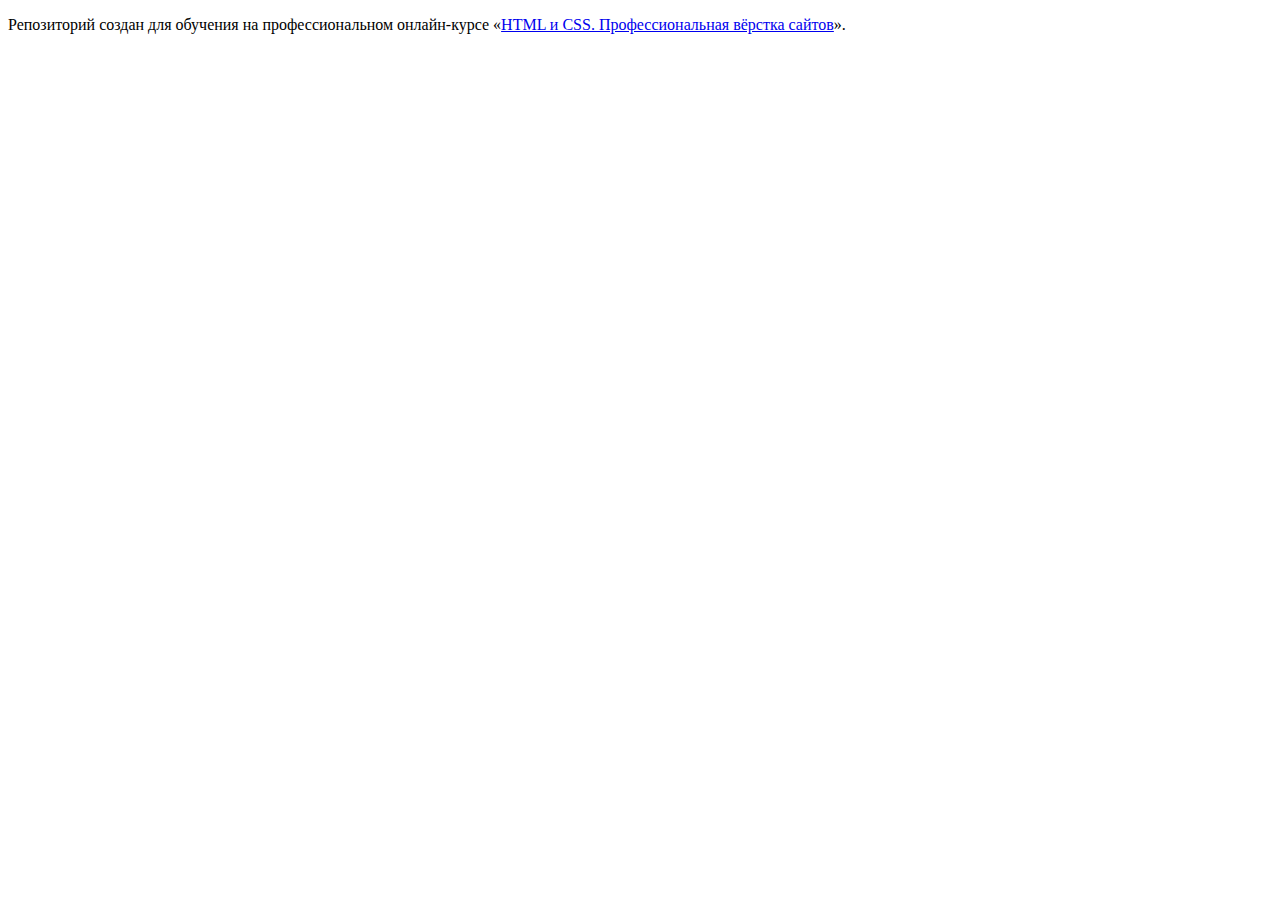
<file: index.html>
<!DOCTYPE html>
<html lang="ru">
  <head>
    <meta charset="utf-8">
    <title>HTML Academy: Седона</title>
  </head>
  <body>

    <p>Репозиторий создан для обучения на профессиональном онлайн‑курсе «<a href="https://htmlacademy.ru/intensive/htmlcss">HTML и CSS. Профессиональная вёрстка сайтов</a>».</p>

  </body>
</html>
</file>
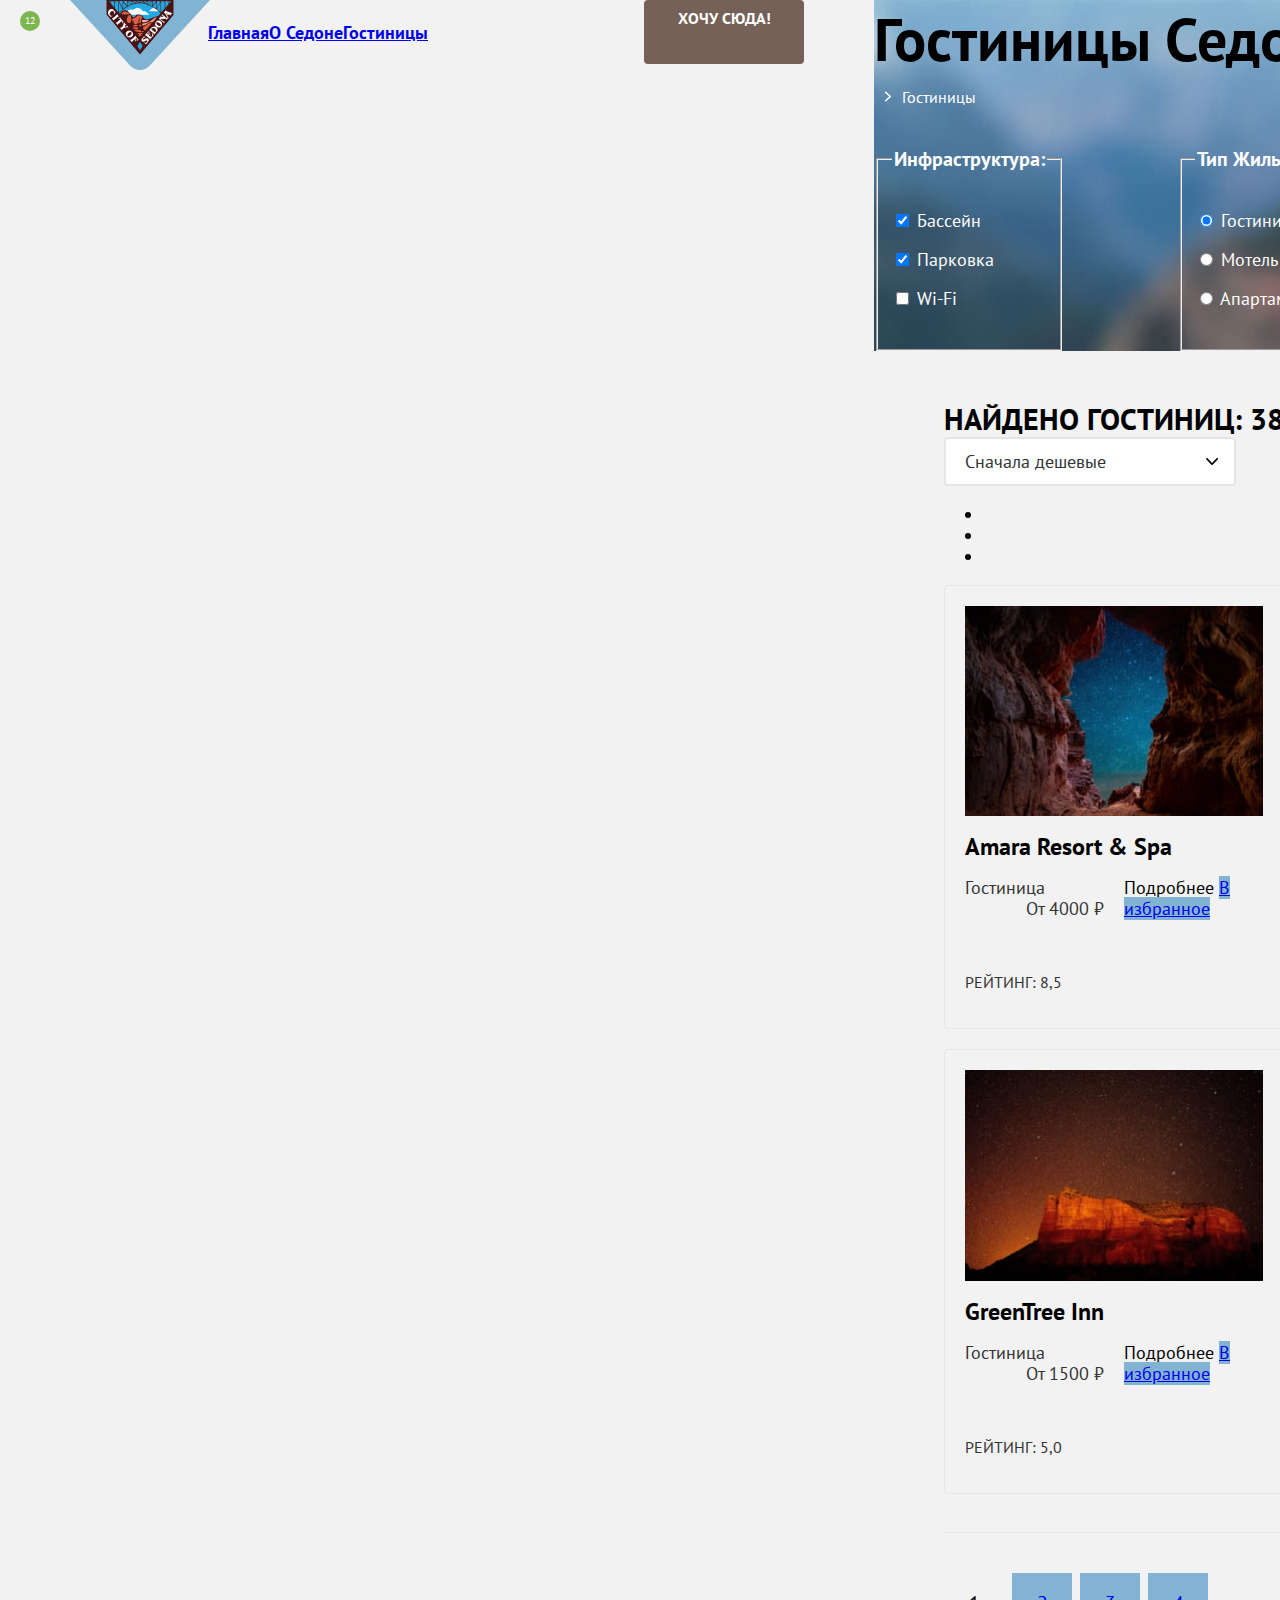
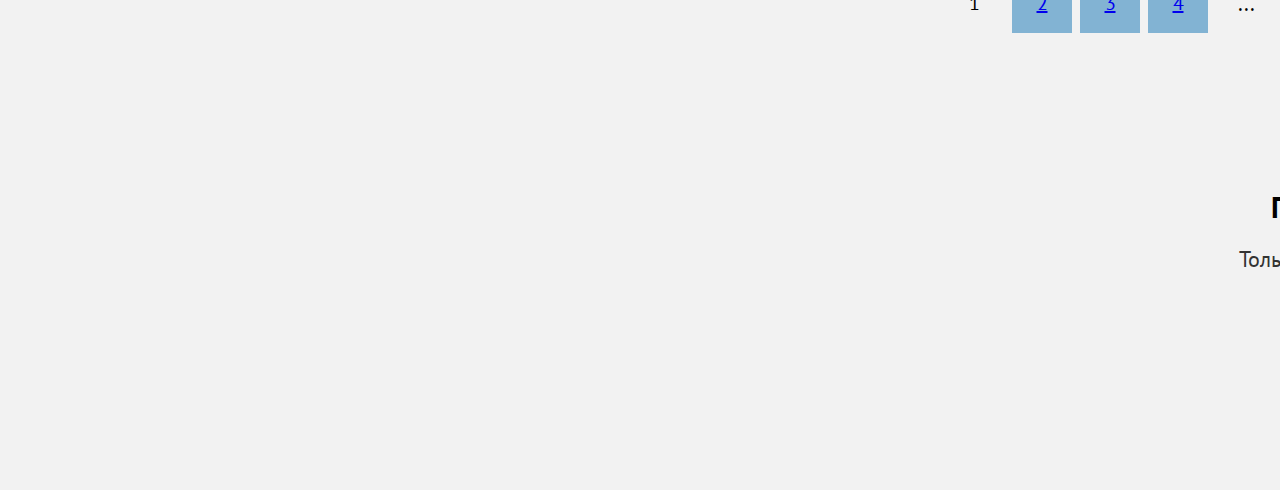
<file: catalog.html>
<!DOCTYPE html>
<html lang='ru'>

<head>
  <meta charset='UTF-8'>
  <title>Гостиницы Седоны</title>
  <link rel="stylesheet" href="styles/styles.css">
</head>

<body>
  <!--main header-->
  <header class="main-header" data-test="header">

    <!--navigation-->    
    <nav class="main-nav">
      <a class="main-header-logo" href="index.html">
        <img src="images/logotypes/logo.svg" width="140" height="70" alt="Логотип сайта городка Седона">
      </a>
      <ul class="main-nav-list">
        <li class="main-nav-item">
          <a class="main-nav-link" href="index.html">Главная</a>
        </li>
        <li class="main-nav-item">
          <a class="main-nav-link" href="#">О Седоне</a>
        </li>
        <li class="main-nav-item">
          <a class="main-nav-link" href="catalog.html" aria-current="page">Гостиницы</a>
        </li>
      </ul>
      <ul class="user-actions-list">
        <li class="user-actions-item">
          <a class="user-actions-search" href="#">
            <span class="visually-hidden">Поиск на сайте</span>
          </a>
        </li>
        <li class="user-actions-item">
          <a class="user-actions-like" href="#">
            <span class="visually-hidden">Избранное</span>
            <span class="hotels-count" aria-label="Количество отелей в Избраннном">12</span>
          </a>
        </li>
      </ul>
      <a class="link-button" href="#">Хочу сюда!</a>
    </nav>
  </header>

  <!--main-->
  <main class="main-inner" data-test="main">

    <!--hotel filter-->
    <section class="hotel-filter" data-test="filter">
      <header class="inner-header">
        <h1 class="inner-header-title">Гостиницы Седоны</h1>

        <!--breadcrumbs-->
        <ul class="breadcrumbs">
          <li class="breadcrumbs-item">
            <a class="breadcrumbs-link" href="index.html">
              <span class="visually-hidden">На главную страницу</span>
            </a>
          </li>
          <li class="breadcrumbs-item">
            <a class="breadcrumbs-link" aria-current="page">Гостиницы</a>
          </li>
        </ul>
      </header>

      <!--filters-->
      <h2 class="visually-hidden">Фильтры гостиниц</h2>
      <form class="hotel-filter-form" action="https://echo.htmlacademy.ru/" method="get">
        
        <!--infrastructure filter-->
        <fieldset class="catalog-filter-group">
          <legend class="catalog-filter-title">Инфраструктура:</legend>
          <ul class="catalog-filter-list">
            <li class="catalog-filter-item">
              <label class="filter-label">
                <input class="filter-input" type="checkbox" name="infrastructure[]" value="swimming-pool" checked>
                Бассейн
              </label>
            </li>
            <li class="catalog-filter-item">
              <label class="filter-label">
                <input class="filter-input" type="checkbox" name="infrastructure[]" value="car-park" checked>
                Парковка
              </label>
            </li>
            <li class="catalog-filter-item">
              <label class="filter-label">
                <input class="filter-input" type="checkbox" name="infrastructure[]" value="wi-fi">
                Wi-Fi
              </label>
            </li>
          </ul>
        </fieldset>

        <!--accommodation filter-->
        <fieldset class="catalog-filter-group">
          <legend class="catalog-filter-title">Тип жилья:</legend>
          <ul class="catalog-filter-list">
            <li class="catalog-filter-item">
              <label class="filter-label">
                <input class="filter-input" type="radio" name="accommodation-type" value="hotel" checked>
                Гостиница
              </label>
            </li>
            <li class="catalog-filter-item">
              <label class="filter-label">
                <input class="filter-input" type="radio" name="accommodation-type" value="motel">
                Мотель
              </label>
            </li>
            <li class="catalog-filter-item">
              <label class="filter-label">
                <input class="filter-input" type="radio" name="accommodation-type" value="apartments">
                Апартаменты
              </label>
            </li>
          </ul>
        </fieldset>

        <!--price filter-->
        <fieldset class="catalog-filter-group">
          <legend class="catalog-filter-title">Стоимость, ₽:</legend>
          <label class="price-label">
            от
            <input class="price-input" type="number" name="min-price" id="min-price" min="0" max="9000" placeholder="0">
          </label>
          <label class="price-label">
            до
            <input class="price-input" type="number" name="max-price" id="max-price" min="0" max="9000" placeholder="9000">
          </label>
        </fieldset>

        <!--buttons-->
        <div class="buttons-wrapper">
          <button class="button submit-button" type="submit">Применить</button>
          <button class="button reset-button" type="reset">Сбросить</button>
        </div>
      </form>
    </section>

    <!--search results-->
    <section class="search-results" data-test="catalog">
      <h2 class="search-results-title">Найдено гостиниц: 38</h2>

      <!--sorting the found hotels-->
      <select class="search-select" name="select-control" aria-label="Сортировка">
        <option value="cheap" selected>Сначала дешевые</option>
        <option value="expensive">Сначала дорогие</option>
        <option value="popular">Сначала популярные</option>
      </select>

      <!--view buttons-->
      <ul class="view-buttons">
        <li>
          <a class="link-button-active" href="catalog.html?view=tile">
            <span class="visually-hidden">Плиточный вид</span>
          </a>
        </li>
        <li>
          <a class="link-button" href="catalog.html?view=card">
            <span class="visually-hidden">Вид карточками</span>
          </a>
        </li>
        <li>
          <a class="link-button" href="catalog.html?view=list">
            <span class="visually-hidden">Вид списком</span>
          </a>
        </li>
      </ul>

      <!--hotel cards list-->
      <ul class="accommodation-list">

        <!--card #1-->
        <li class="accommodation-card">
          <a class="accommodation-link" href="#" tabindex="-1">
            <img class="accommodation-photo" src="images/catalog/hotel-1.jpg" width="300" height="212" alt="Вид на ночное небо через узкий проход между красноватыми скалами">
            <h3 class="accommodation-title">Amara Resort & Spa</h3>
          </a>
          <div class="hotel-info-wrapper">
            <p class="accommodation-type">Гостиница</p>
            <p class="accommodation-price">От 4000 ₽</p>
          </div>
          <div class="hotel-links-wrapper">
            <a class="button-link accommodation-link" href="#">Подробнее</a>
            <a class="button-link add-to-favourites" href="#">В избранное</a>
          </div>
          <div class="hotel-rating-wrapper">
            <p class="stars">
              <span class="visually-hidden">Отель 4 звезды</span>
            </p>
            <span class="rating-value">Рейтинг: 8,5</span>
          </div>
        </li>

        <!--card #2-->
        <li class="accommodation-card">
          <a class="accommodation-link" href="#" tabindex="-1">
            <img class="accommodation-photo" src="images/catalog/hotel-2.jpg" width="300" height="212" alt="Живописный пейзаж с зелеными деревьями и кустарниками и горным массивом">
            <h3 class="accommodation-title">Villas at Poco Diablo</h3>
          </a>
          <div class="hotel-info-wrapper">
            <p class="accommodation-type">Гостиница</p>
            <p class="accommodation-price">От 5000 ₽</p>
          </div>
          <div class="hotel-links-wrapper">
            <a class="button-link accommodation-link" href="#">Подробнее</a>
            <a class="button-link add-to-favourites" href="#">В избранное</a>
          </div>
          <div class="hotel-rating-wrapper">
            <p class="stars">
              <span class="visually-hidden">Отель 4 звезды</span>
            </p>
            <span class="rating-value">Рейтинг: 9,2</span>
          </div>
        </li>

        <!--card #3-->
        <li class="accommodation-card">
          <a class="accommodation-link" href="#" tabindex="-1">
            <img class="accommodation-photo" src="images/catalog/hotel-3.jpg" width="300" height="212" alt="Живописный пейзаж с горой красноватого цвета">
            <h3 class="accommodation-title">Desert Quail Inn</h3>
          </a>
          <div class="hotel-info-wrapper">
            <p class="accommodation-type">Гостиница</p>
            <p class="accommodation-price">От 2500 ₽</p>
          </div>
          <div class="hotel-links-wrapper">
            <a class="button-link accommodation-link" href="#">Подробнее</a>
            <a class="button-link add-to-favourites" href="#">В избранное</a>
          </div>
          <div class="hotel-rating-wrapper">
            <p class="stars">
              <span class="visually-hidden">Отель 3 звезды</span>
            </p>
            <span class="rating-value">Рейтинг: 6,9</span>
          </div>
        </li>
        
        <!--card #4-->
        <li class="accommodation-card">
          <a class="accommodation-link" href="#" tabindex="-1">
            <img class="accommodation-photo" src="images/catalog/hotel-4.jpg" width="300" height="212" alt="Слоистая гора красного цвета, освещённая лунным светом">
            <h3 class="accommodation-title">GreenTree Inn</h3>
          </a>
          <div class="hotel-info-wrapper">
            <p class="accommodation-type">Гостиница</p>
            <p class="accommodation-price">От 1500 ₽</p>
          </div>
          <div class="hotel-links-wrapper">
            <a class="button-link accommodation-link" href="#">Подробнее</a>
            <a class="button-link add-to-favourites" href="#">В избранное</a>
          </div>
          <div class="hotel-rating-wrapper">
            <p class="stars">
              <span class="visually-hidden">Отель 2 звезды</span>
            </p>
            <span class="rating-value">Рейтинг: 5,0</span>
          </div>
        </li>
      </ul>

      <!--pagination-->
      <ul class="pagination">
        <li class="pagination-item">
          <a class="pagination-link pagination-link-current" aria-current="page">1</a>
        </li>
        <li class="pagination-item">
          <a class="pagination-link" href="#">2</a>
        </li>
        <li class="pagination-item">
          <a class="pagination-link" href="#">3</a>
        </li>
        <li class="pagination-item">
          <a class="pagination-link" href="#">4</a>
        </li>
        <li class="pagination-item">
          <span class="pagination-ellipsis">...</span>
        </li>
        <li class="pagination-item">
          <a class="pagination-link" href="#">10</a>
        </li>
      </ul>
    </section>

    <!--subscribe-->
    <section class="subscribe" data-test="subscribe">
      <h2 class="subscribe-title">Подпишитесь на рассылку</h2>
      <p class="subscribe-subtitle">Только полезная информация и никакого спама, честное бойскаутское!</p>
      <form action="https://echo.htmlacademy.ru/" method="post">
        <label class="visually-hidden" for="user-email">Укажите здесь Ваш e-mail</label>
        <input class="user-email" type="email" name="email" id="user-email" placeholder="Ваш e-mail" required>
        <button class="button" type="submit">Подписаться</button>
      </form>
    </section>
  </main>

  <!--main footer-->
  <footer class="main-footer" data-test="footer">
    <ul class="social-list">
      <li class="social-item">
        <a class="button" href="https://vk.com/htmlacademy">
          <span class="visually-hidden">Мы ВКонтакте</span>
        </a>
      </li>
      <li class="social-item">
        <a class="button" href="https://t.me/htmlacademy">
          <span class="visually-hidden">Наш Telegram-канал</span>
        </a>
      </li>
      <li class="social-item">
        <a class="button" href="https://www.youtube.com/user/htmlacademyru">
          <span class="visually-hidden">Наш YouTube-канал</span>
        </a>
      </li>
    </ul>
    <address>
      <a class="phone" href="tel:+78128121212">+7 (812) 812-12-12</a>
    </address>
    <a class="academy-logo" href="https://htmlacademy.ru/">
      <img src="images/logotypes/logo-htmlacademy.svg" width="115" height="33" alt="Логотип HTML Academy - онлайн-курсов по веб-разработке">
    </a>
  </footer>
</body>

</html>
</file>
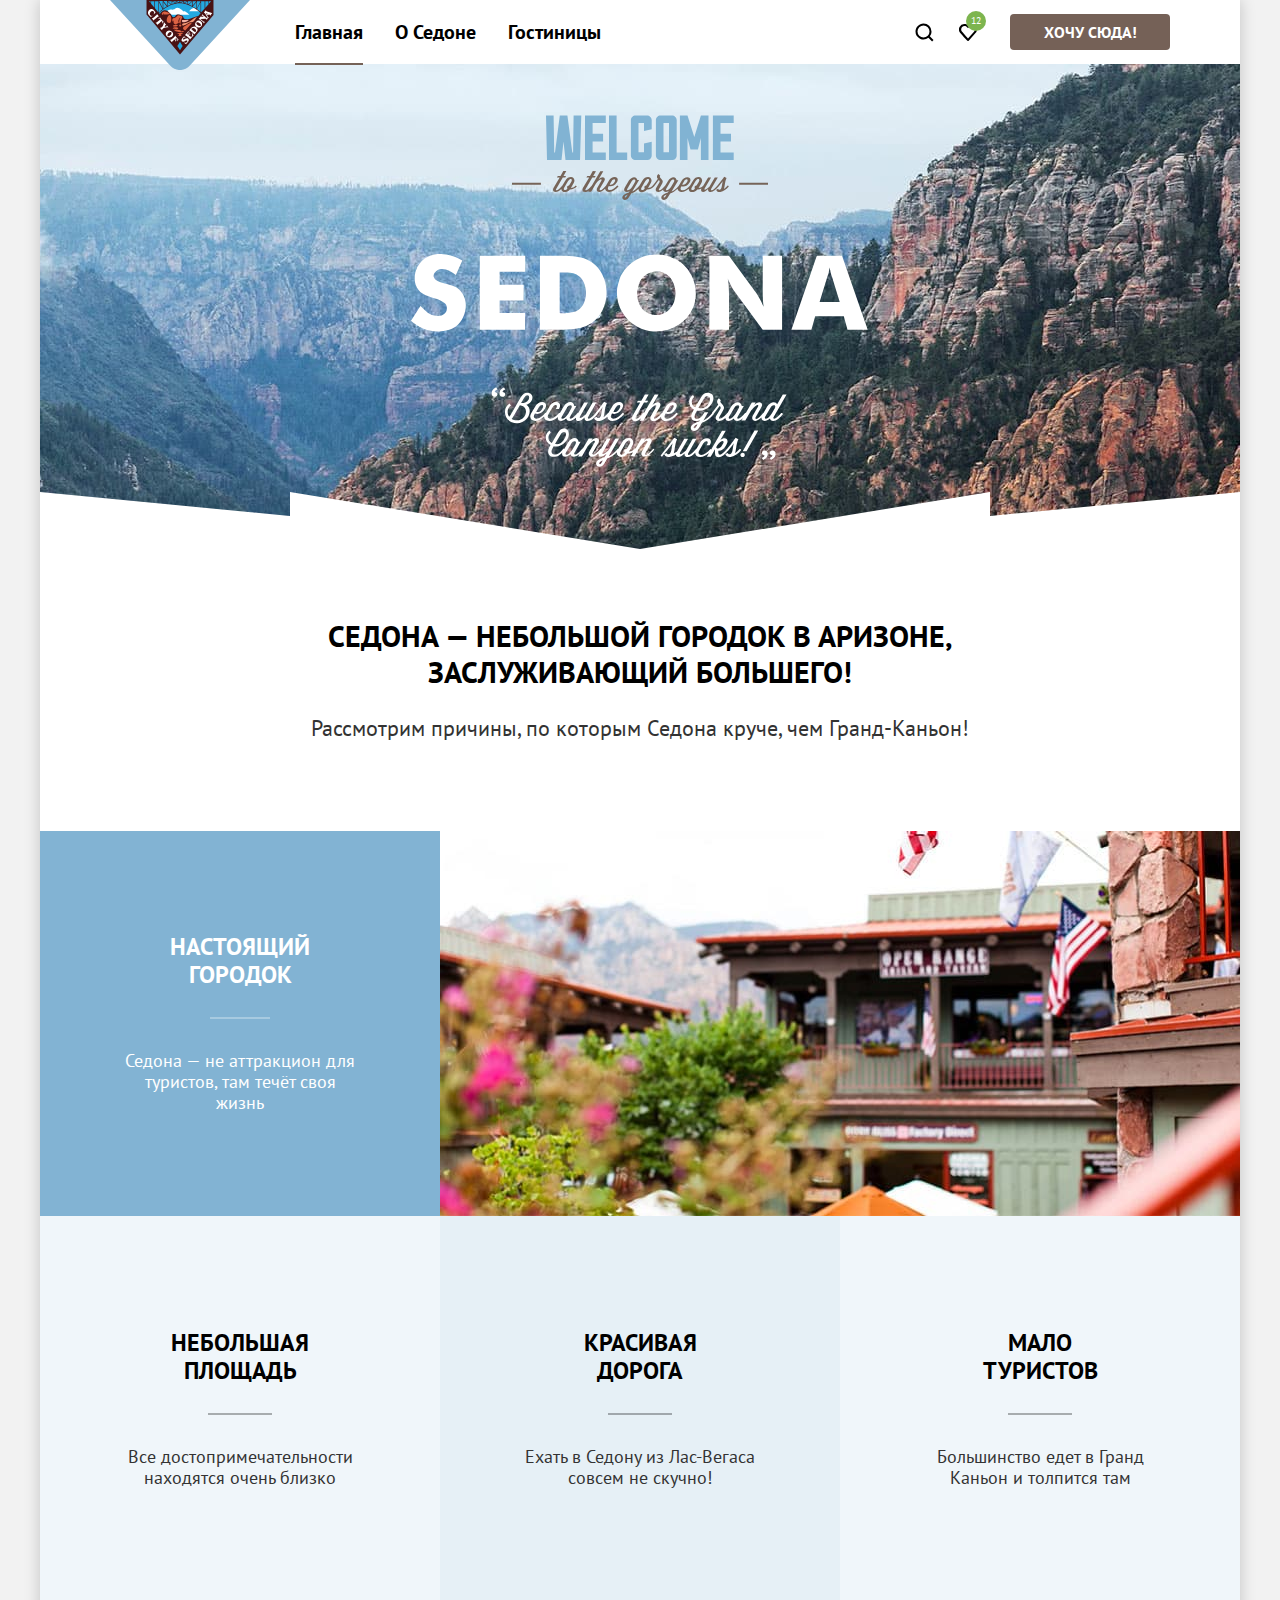
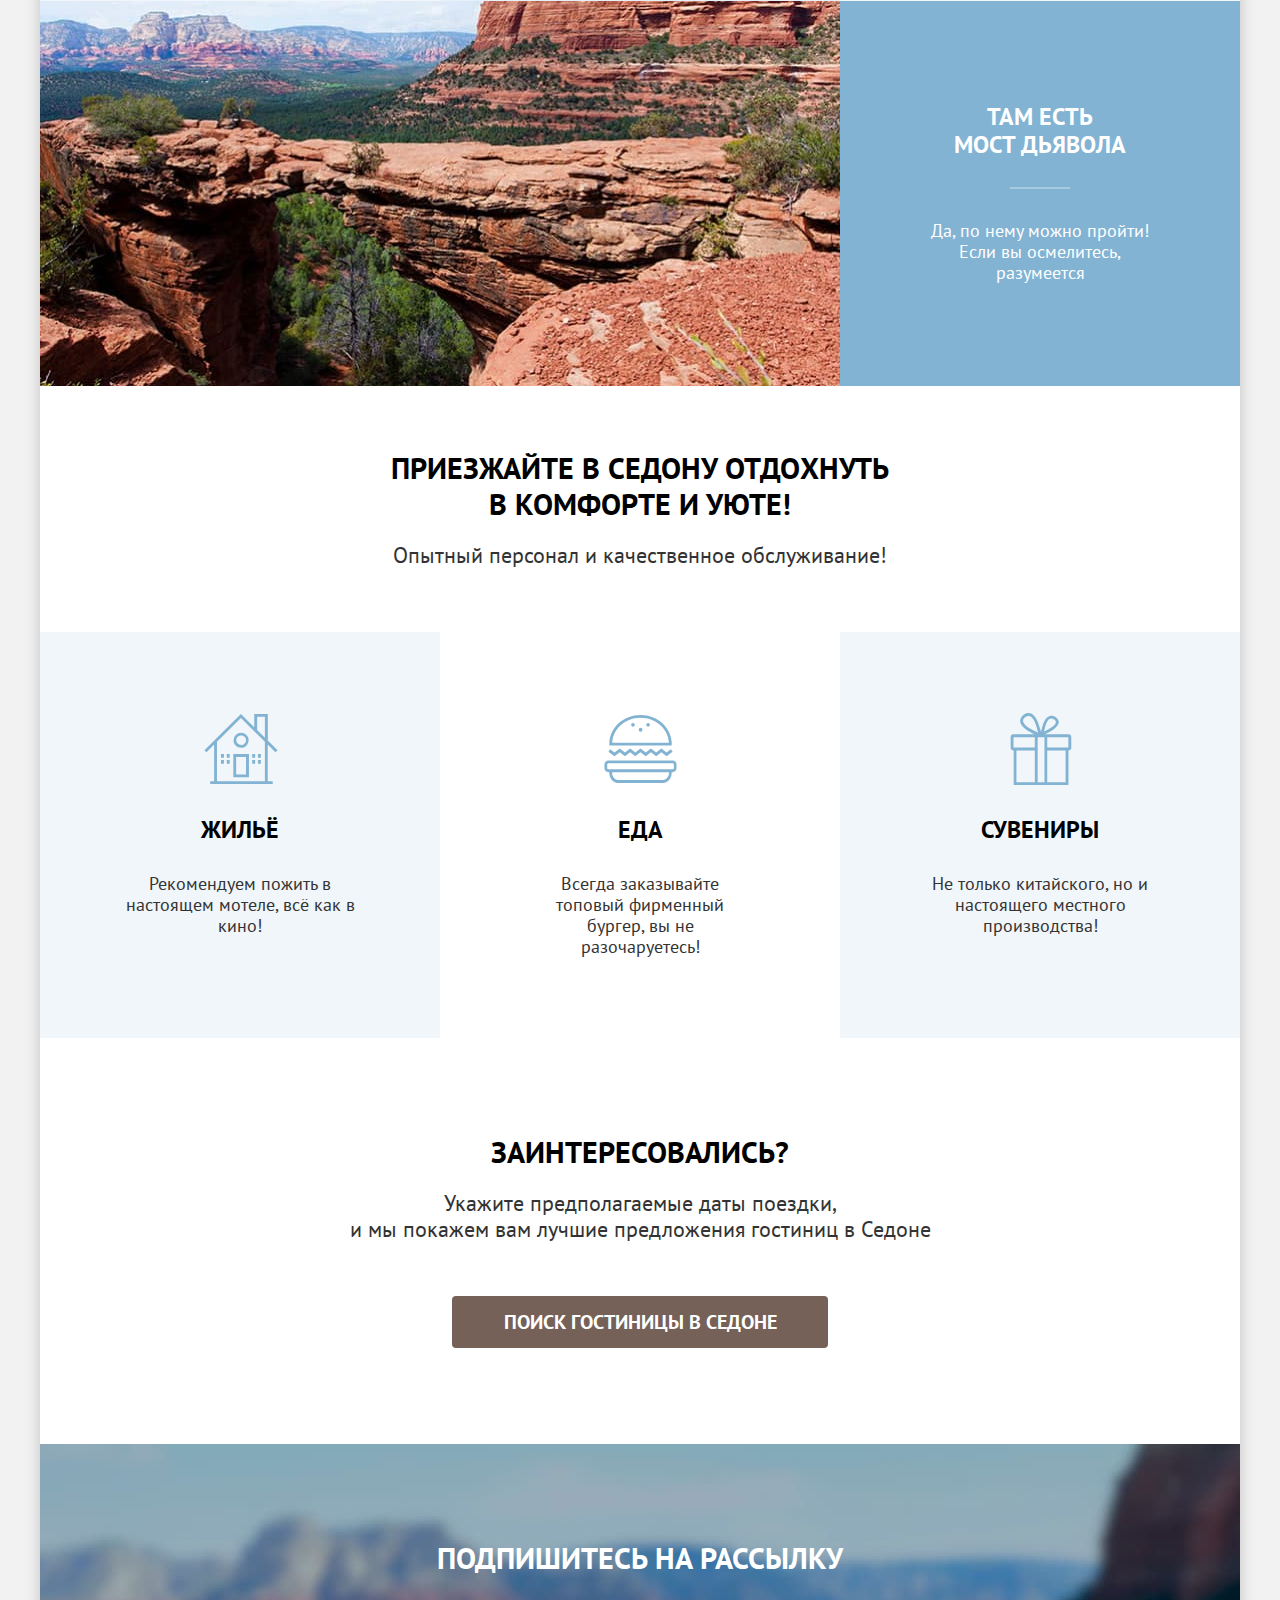
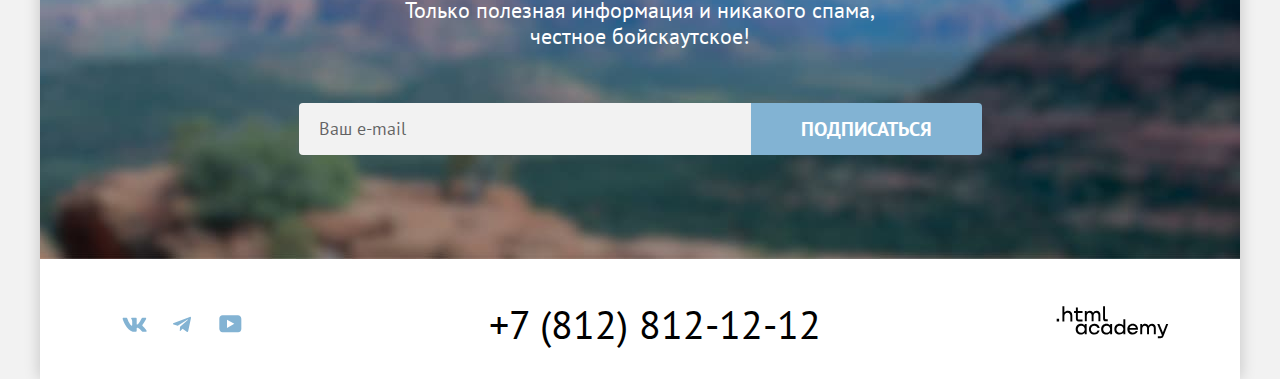
<file: modal.html>
<!DOCTYPE html>
<html lang="ru">

<head>
  <meta charset="UTF-8">
  <title>Седона - городок в Аризоне, США</title>
  <link rel="stylesheet" href="styles/styles.css">
  <link rel="icon" href="favicon.ico">
  <link rel="icon" type="image/png" href="images/favicon.png">
</head>

<body>
  <div class="body-content-wrapper">
    <!--main header-->
    <header class="main-header" data-test="header">

      <!--navigation-->
      <nav class="main-nav">
        <div class="nav-left-column">
          <a class="main-header-logo" href="index.html" aria-current="page">
            <img src="images/logotypes/logo.svg" width="140" height="70" alt="Логотип сайта городка Седона.">
          </a>
          <ul class="main-nav-list">
            <li class="main-nav-item">
              <a class="nav-link menu-link menu-link-current" href="index.html" aria-current="page">Главная</a>
            </li>
            <li class="main-nav-item">
              <a class="nav-link menu-link" href="#">О Седоне</a>
            </li>
            <li class="main-nav-item">
              <a class="nav-link menu-link" href="catalog.html">Гостиницы</a>
            </li>
          </ul>
        </div>       
        <div class="nav-right-column">
          <ul class="user-actions-list">
            <li class="main-nav-item">
              <a class="nav-link user-actions-link" href="#">
                <svg aria-hidden="true" focusable="false" xmlns="http://www.w3.org/2000/svg" width="19" height="19" viewBox="0 0 19 19" fill="none">
                  <path d="m18.5 17-3.7-3.67c1-1.3 1.7-2.98 1.7-4.87A8 8 0 0 0 8.5.5C4.1.5.5 4.18.5 8.56a8 8 0 0 0 12.9 6.26l3.7 3.68 1.4-1.5Zm-10-2.48a6 6 0 0 1-6-5.96 6 6 0 0 1 12 0 6 6 0 0 1-6 5.96Z"/>
                </svg>
                <span class="visually-hidden">Поиск на сайте.</span>
              </a>
            </li>
            <li class="main-nav-item">
              <a class="nav-link user-actions-link" href="#" aria-label="Количество отелей в Избраннном: 12.">
                <svg aria-hidden="true" focusable="false" xmlns="http://www.w3.org/2000/svg" width="18" height="17" viewBox="0 0 18 17" fill="none">
                  <path d="M8.9 17a.9.9 0 0 1-.8-.4c-5.4-6.1-6.7-7.5-7-7.9A5.4 5.4 0 0 1 5.5 0C6.8 0 8 .5 9 1.3a5.46 5.46 0 0 1 9 4.1c0 1.3-.5 2.5-1.3 3.4l-7 7.9c-.2.2-.4.3-.8.3Zm-6-9.5c.3.4 3.5 4 6.1 6.9l6.2-7c.5-.5.7-1.2.7-2 0-1.8-1.5-3.3-3.3-3.3-1 0-2 .5-2.7 1.3-.3.3-.6.4-.9.4-.3 0-.6-.2-.8-.4-.7-.8-1.7-1.3-2.7-1.3-1.8 0-3.3 1.5-3.3 3.3-.1.9.3 1.6.7 2.1-.1 0-.1 0 0 0Z"/>
                </svg>
                <span class="hotels-count" aria-hidden="true">12</span>
              </a>
            </li>
          </ul>
          <a class="link-button" href="#">Хочу сюда!</a>
        </div>
      </nav>
    </header>

    <!--main-->
    <main class="main-index" data-test="main">
      <!--hero-->
      <section class="hero" data-test="hero">
        <h1 class="visually-hidden">Городок Седона в Аризоне.</h1>
        <img lang="en" class="sedona-welcome" src="images/welcome.svg" width="458" height="352" alt="Welcome to the gorgeous Sedona, because the Grand Canyon sucks!">
      </section>

      <!--advantages-->
      <section class="advantages" data-test="advantages">
        <h2 class="advantages-header">Седона — небольшой городок в Аризоне, заслуживающий большего!</h2>
        <p class="advantages-subheader">Рассмотрим причины, по которым Седона круче, чем Гранд-Каньон!</p>
        <ul class="advantages-list">
          <li class="advantages-with-picture">
            <div class="advantages-text-wrapper">
              <h3 class="advantages-title">Настоящий городок</h3>
              <p class="advantages-description">Седона — не аттракцион для туристов, там течёт своя жизнь</p>
            </div>
            <img class="advantages-image" src="images/sedona-restaurant.jpg" width="800" height="385" alt="Ресторан с вывеской Open Range в Седоне.">
          </li>
          <li class="advantages-without-picture">
            <div class="advantages-text-wrapper">
              <h3 class="advantages-title">Небольшая площадь</h3>
              <p class="advantages-description">Все достопримечательности находятся очень близко</p>
            </div>
          </li>
          <li class="advantages-without-picture">
            <div class="advantages-text-wrapper">
              <h3 class="advantages-title">Красивая дорога</h3>
              <p class="advantages-description">Ехать в Седону из Лас-Вегаса совсем не скучно!</p>
            </div>
          </li>
          <li class="advantages-without-picture">
            <div class="advantages-text-wrapper">
              <h3 class="advantages-title">Мало туристов</h3>
              <p class="advantages-description">Большинство едет в Гранд Каньон и толпится там</p>
            </div>
          </li>
          <li class="advantages-with-picture">
            <img class="advantages-image" src="images/devils-bridge.jpg" width="800" height="385" alt="Вид с Моста Дьявола — уникальной природной арки в скалах из красного песчаника.">
            <div class="advantages-text-wrapper">
              <h3 class="advantages-title">Там есть мост&nbsp;дьявола</h3>
              <p class="advantages-description">Да, по нему можно пройти! Если вы осмелитесь, разумеется</p>
            </div>
          </li>
        </ul>
      </section>

      <!--services-->
      <section class="services">
        <h2 class="services-title">Приезжайте в Седону отдохнуть в комфорте и уюте!</h2>
        <p class="services-subtitle">Опытный персонал и качественное обслуживание!</p>
        <ul class="services-list">
          <li class="services-item">
            <h3 class="services-name services-accommodation">Жильё</h3>
            <p class="services-description">Рекомендуем пожить в настоящем мотеле, всё как в кино!</p>
          </li>
          <li class="services-item">
            <h3 class="services-name services-food">Еда</h3>
            <p class="services-description">Всегда заказывайте топовый&nbsp;фирменный бургер, вы не разочаруетесь!</p>
          </li>
          <li class="services-item">
            <h3 class="services-name services-souvenirs">Сувениры</h3>
            <p class="services-description">Не только китайского, но&nbsp;и настоящего местного производства!</p>
          </li>
        </ul>
      </section>

      <!--hotel search-->
      <section class="hotel-search" data-test="search">
        <h2 class="hotel-search-title">Заинтересовались?</h2>
        <p class="hotel-search-subtitle">Укажите предполагаемые даты поездки,<br>и мы покажем вам лучшие предложения гостиниц в Седоне</p>
        <a class="link-button hotel-search-link" href="#">Поиск гостиницы в Седоне</a>
      </section>
      
      <!--subscribe-->
      <section class="subscribe subscribe-image" data-test="subscribe">
        <h2 class="subscribe-title">Подпишитесь на рассылку</h2>
        <p class="subscribe-subtitle">Только полезная информация и никакого спама, честное бойскаутское!</p>
        <form class="subscribe-form" action="https://echo.htmlacademy.ru/" method="post">
          <label class="visually-hidden" for="user-email">Укажите здесь Ваш e-mail.</label>
          <input class="input user-email-input" type="email" name="email" id="user-email" placeholder="Ваш e-mail" required>
          <button class="button subscribe-button" type="submit">Подписаться</button>
        </form>
      </section>
    </main>

    <!--main footer-->
    <footer class="main-footer" data-test="footer">
      <ul class="socials-list">
        <li class="socials-item">
          <a class="socials-link" href="https://vk.com/htmlacademy">
            <svg aria-hidden="true" focusable="false" xmlns="http://www.w3.org/2000/svg" width="25" height="15" viewBox="0 0 25 15" fill="none">
              <path fill-rule="evenodd" d="M24.12 1.8c.16-.54 0-.94-.8-.94H20.7c-.67 0-.98.34-1.15.73 0 0-1.33 3.2-3.22 5.27-.61.6-.9.8-1.23.8-.16 0-.41-.2-.41-.75v-5.1c0-.66-.19-.95-.74-.95H9.82c-.42 0-.67.3-.67.59 0 .62.95.76 1.04 2.51v3.8c0 .83-.15.98-.48.98-.9 0-3.06-3.2-4.34-6.88-.25-.72-.5-1-1.18-1H1.57c-.75 0-.9.34-.9.73 0 .68.89 4.07 4.14 8.55 2.17 3.06 5.23 4.72 8 4.72 1.68 0 1.88-.37 1.88-1v-2.32c0-.74.16-.88.7-.88.38 0 1.05.19 2.6 1.66 1.79 1.75 2.08 2.54 3.08 2.54h2.63c.75 0 1.12-.37.9-1.1-.23-.72-1.08-1.77-2.2-3.02-.62-.71-1.54-1.48-1.82-1.86-.39-.5-.28-.71 0-1.15 0 0 3.2-4.42 3.54-5.93Z" clip-rule="evenodd"/>
            </svg>
            <span class="visually-hidden">Мы ВКонтакте.</span>
          </a>
        </li>
        <li class="socials-item">
          <a class="socials-link" href="https://t.me/htmlacademy">
            <svg aria-hidden="true" focusable="false" xmlns="http://www.w3.org/2000/svg" width="18" height="16" viewBox="0 0 18 16" fill="none">
              <path d="M16.79.96.84 7.1c-1.09.44-1.08 1.05-.2 1.32l4.1 1.28 9.47-5.98c.44-.27.85-.13.52.17l-7.68 6.93-.28 4.22c.41 0 .6-.2.83-.41l1.99-1.94 4.13 3.06c.77.42 1.31.2 1.5-.71l2.72-12.8c.28-1.1-.43-1.61-1.16-1.28Z"/>
            </svg>
            <span class="visually-hidden">Наш Telegram-канал.</span>
          </a>
        </li>
        <li class="socials-item">
          <a class="socials-link" href="https://www.youtube.com/user/htmlacademyru">
            <svg aria-hidden="true" focusable="false" xmlns="http://www.w3.org/2000/svg" width="23" height="18" viewBox="0 0 23 18" fill="none">
              <path d="M18.94.36H3.51C1.65.36.33 1.95.33 3.76v10.09c0 1.91 1.32 3.5 3.18 3.5h15.65c1.64 0 3.17-1.59 3.17-3.4V3.76c-.22-1.8-1.53-3.4-3.39-3.4ZM7.99 12.89V4.82l7.34 4.04-7.34 4.03Z"/>
            </svg>
            <span class="visually-hidden">Наш YouTube-канал.</span>
          </a>
        </li>
      </ul>
      <address class="phone">
        <a class="phone-link" href="tel:+78128121212">+7 (812) 812-12-12</a>
      </address>
      <a href="https://htmlacademy.ru/">
        <svg class="academy-logo" xmlns="http://www.w3.org/2000/svg" width="115" height="34" viewBox="0 0 115 34" fill="none" role="img" aria-label="Логотип HTML Academy - онлайн-курсов по веб-разработке.">
          <path d="M0 13.26v2.6h2.5v-2.6H0ZM11.6 4.86c-1.6 0-2.8.7-3.6 1.7h-.1V.36h-2v15.5h2v-5.3c0-2.1 1.3-3.6 3.3-3.6 1.8 0 2.9 1.4 2.9 3.2v5.7h2v-6.1c.1-3-1.8-4.9-4.5-4.9ZM26.6 5.16h-4.8v-3.7h-2v3.8h-1.9v2h1.9v6c0 1.7 1 2.7 2.7 2.7h4.1v-2h-3.7c-.7 0-1.1-.4-1.1-1.1v-5.7h4.8v-2ZM41.1 4.96c-1.6 0-2.9.8-3.5 2.1h-.1c-.6-1.2-1.8-2.1-3.4-2.1-1.4 0-2.5.8-3.1 1.8h-.1v-1.6H29v10.6h2v-5.4c0-2 1-3.5 2.6-3.5 1.5 0 2.4 1 2.4 2.6v6.3h2v-5.6c0-2.4 1.4-3.3 2.6-3.3 1.5 0 2.4 1 2.4 2.6v6.3h2v-6.5c.1-2.5-1.4-4.3-3.9-4.3ZM47.8 13.06c0 1.7 1 2.7 2.8 2.7h2v-2h-1.7c-.7 0-1.1-.4-1.1-1.1V.36h-2v12.7ZM28.9 20.06c-.9-1.1-2.2-1.8-3.9-1.8-3.1 0-5.4 2.3-5.4 5.6s2.3 5.6 5.4 5.6c1.8 0 3-.8 3.8-1.9h.1v1.6h2v-10.6h-2v1.5Zm-3.6 7.4c-2.2 0-3.6-1.6-3.6-3.6s1.4-3.6 3.6-3.6 3.6 1.6 3.6 3.6c0 1.9-1.4 3.6-3.6 3.6ZM44.2 22.36c-.5-2.4-2.6-4.1-5.4-4.1a5.4 5.4 0 0 0-5.6 5.6c0 3.1 2.2 5.6 5.6 5.6 2.8 0 4.9-1.8 5.4-4.2h-2.1a3.4 3.4 0 0 1-3.3 2.3c-2.2 0-3.6-1.6-3.6-3.6s1.4-3.6 3.6-3.6c1.6 0 2.8 1 3.3 2.2h2.1v-.2ZM55.1 20.06c-.9-1.1-2.2-1.8-3.9-1.8-3.1 0-5.4 2.3-5.4 5.6s2.3 5.6 5.4 5.6c1.8 0 3-.8 3.8-1.9h.1v1.6h2v-10.6h-2v1.5Zm-3.6 7.4c-2.2 0-3.6-1.6-3.6-3.6s1.4-3.6 3.6-3.6 3.6 1.6 3.6 3.6c0 1.9-1.5 3.6-3.6 3.6ZM68.7 20.16c-.9-1.1-2.2-1.9-3.9-1.9-3.1 0-5.4 2.3-5.4 5.6s2.2 5.6 5.4 5.6c1.7 0 3-.8 3.8-1.8h.1v1.5h2v-15.4h-2v6.4Zm-3.6 7.3c-2.2 0-3.6-1.6-3.6-3.6s1.4-3.6 3.6-3.6 3.6 1.6 3.6 3.6c-.1 2-1.5 3.6-3.6 3.6ZM78.3 18.26c-3.3 0-5.5 2.5-5.5 5.6 0 3 2.1 5.6 5.5 5.6 2.5 0 4.5-1.3 5.2-3.6h-2.1c-.5 1-1.6 1.6-3 1.6-1.9 0-3.3-1.3-3.4-2.9h8.8c.2-3.6-2-6.3-5.5-6.3Zm0 1.9c1.7 0 3 1 3.3 2.6h-6.5c.3-1.5 1.5-2.6 3.2-2.6ZM98.2 18.26c-1.6 0-2.9.8-3.6 2h-.1c-.6-1.2-1.8-2-3.4-2-1.4 0-2.5.7-3.1 1.8v-1.5h-1.9v10.6h2v-5.4c0-2 1-3.4 2.6-3.5 1.5 0 2.4 1 2.4 2.6v6.3h2v-5.6c0-2.4 1.4-3.3 2.6-3.3 1.5 0 2.4 1 2.4 2.6v6.3h2v-6.5c.1-2.6-1.4-4.4-3.9-4.4ZM109.4 27.36l-3.6-8.9h-2.2l4.8 11.6c-.3.9-.7 1.2-1.7 1.2h-2.5v2h2.5c1.8 0 2.8-.8 3.5-2.6l4.7-12.2h-2.1l-3.4 8.9Z"/>
        </svg>
      </a>
    </footer>
  </div>

  <!--modal-->
  <div class="modal-overlay modal-close">
    <div class="hotel-search-modal">
      <button class="modal-close-button" type="button">
        <span class="visually-hidden">Закрыть окно.</span>
        <svg aria-hidden="true" focusable="false" xmlns="http://www.w3.org/2000/svg" width="15" height="15" fill="none">
          <path d="M14.5 1.78 13.2.5 7.49 6.2 1.79.5.48 1.8l5.7 5.7-5.7 5.7 1.3 1.3 5.7-5.7 5.7 5.7 1.3-1.3-5.7-5.7 5.7-5.7Z"/>
        </svg>
      </button>
      <section class="hotel-search-content">
        <h2 class="modal-heading">Поиск гостиницы в Седоне</h2>
        <form action="https://echo.htmlacademy.ru/" method="get">
          
          <!--dates of hotel stay-->
          <fieldset class="modal-hotel-search fieldset-reset">
            <legend class="visually-hidden">Фильтры.</legend>
            <label class="modal-label check-in-label" for="check-in">Дата Заезда:</label>
            <input class="modal-input modal-input-date check-in" type="text" name="check-in-date" id="check-in" value="27 апреля 2020" placeholder="Укажите дату" required>
            <span class="check-date wrong-date">Мы не можем отправить вас в прошлое.</span>
            <label class="modal-label check-out-label" for="check-out">Дата Выезда:</label>
            <input class="modal-input modal-input-date check-out" type="text" name="check-out-date" id="check-out" value="1 сентября 2023" placeholder="Укажите дату" required>
            <span class="check-date right-date">На эти даты есть свободные номера. Пока есть.</span>

          <!--number of hotel guests-->
            <label class="modal-label adults-label" for="adults">Взрослые:</label>
            <div class="count-right-column">
              <div class="input-count-wrapper">
                <button class="minus-button" type="button">
                  <svg class="sign" aria-hidden="true" focusable="false" xmlns="http://www.w3.org/2000/svg" width="14" height="2" fill="none"><path d="M0 0v2h14V0H0Z"/></svg>
                </button>
                <input class="modal-input modal-input-count" type="text" name="adults-count" id="adults" value="2" required>
                <button class="plus-button" type="button">
                  <svg class="sign" aria-hidden="true" focusable="false" xmlns="http://www.w3.org/2000/svg" width="14" height="14" fill="none"><path d="M14 6H8V0H6v6H0v2h6v6h2V8h6V6Z"/></svg>
                </button>
              </div>

              <span class="form-label">
                <label class="modal-label children-label" for="children">Дети:</label>
                <span class="tooltip">
                  <button class="tooltip-toggle" type="button" aria-labelledby="tooltip-label-count">
                    <svg class="tooltip-icon" aria-hidden="true" focusable="false" xmlns="http://www.w3.org/2000/svg" width="26" height="26" fill="none">
                      <circle cx="13" cy="13" r="13" />
                      <path fill="#fff" fill-rule="evenodd" d="M12 7h2v2h-2V7Zm2 12h-2v-9h2v9Z" clip-rule="evenodd"/>
                    </svg>
                  </button>
                  <span class="tooltip-text" role="tooltip" id="tooltip-label-count">Укажите количество детей, которые будут с вами, возраст которых от 6 до 18 лет. Дети до 6 лет размещаются бесплатно.</span>
                </span>
              </span>
            
              <div class="input-count-wrapper">
                <button class="minus-button" type="button">
                  <svg class="sign" aria-hidden="true" focusable="false" xmlns="http://www.w3.org/2000/svg" width="14" height="2" fill="none"><path d="M0 0v2h14V0H0Z"/></svg>
                </button>
                <input class="modal-input modal-input-count" type="text" name="children-count" id="children" value="2" required>
                <button class="plus-button" type="button">
                  <svg class="sign" aria-hidden="true" focusable="false" xmlns="http://www.w3.org/2000/svg" width="14" height="14" fill="none"><path d="M14 6H8V0H6v6H0v2h6v6h2V8h6V6Z"/></svg>
                </button>
              </div>
            </div>

          <!--submit button-->
            <button class="button modal-submit-button" type="submit">Найти</button>
          </fieldset>          
        </form>
      </section>      
    </div>
  </div>

</body>

</html>
</file>
<file: styles/styles.css>
/*
* Prefixed by https://autoprefixer.github.io
* PostCSS: v8.4.14,
* Autoprefixer: v10.4.7
* Browsers: > 2% and last 1 version
*/

@font-face {
  font-family: "PT Sans";
  font-style: normal;
  font-weight: 400;
  src: url("../fonts/ptsans-400.woff2") format("woff2");
  font-display: swap;
}

@font-face {
  font-family: "PT Sans";
  font-style: normal;
  font-weight: 700;
  src: url("../fonts/ptsans-700.woff2") format("woff2");
  font-display: swap;
}

html {
  height: 100%;
}

body {
  font-family: "PT Sans", Arial, sans-serif;
  font-size: 18px;
  line-height: 21px;
  font-weight: 400;
  font-style: normal;
  color: #000000;
  background-color: #f2f2f2;
  margin: 0;
  min-height: 100%;
  display: flex;
}

.visually-hidden {
  position: absolute;
  width: 1px;
  height: 1px;
  margin: -1px;
  padding: 0;
  border: 0;
  clip: rect(0 0 0 0);
  overflow: hidden;
}

*, *::before, *::after {
  box-sizing: border-box;
}

img {
  max-width: 100%;
  object-fit: contain;
}

.body-content-wrapper {
  background-color: #ffffff;
  box-shadow: 0px 0px 15px rgba(0, 0, 0, 0.2);
  display: flex;
  flex-direction: column;
  width: 1200px;
  margin: 0 auto;
}

.main-index {
  flex-grow: 1;
}

/*links styled as buttons - common styles*/
.link-button {
  font-weight: 700;
  color: #ffffff;
  text-transform: uppercase;
  -webkit-text-decoration-line: none;
          text-decoration-line: none;
  text-align: center;
  background-color: #756157;
  font-size: 16px;
  line-height: 20px;
  border-radius: 4px;
  padding: 8px 0;
}

.link-button:hover,
.link-button:focus {
  background-color: #615048;
}

.link-button:active {
  background-color: #756157;
  color: rgba(255, 255, 255, 0.3);
}

/*buttons - common styles*/
.button {
  display: inline-block;
  font-family: inherit;
  font-weight: 700;
  text-align: center;
  text-transform: uppercase;
  color: #ffffff;
  border: none;
  padding: 8px 0;
  border-radius: 4px;
  cursor: pointer;
}

/*inputs - common styles*/
.input {
  background-color: #f2f2f2;
  font-family: inherit;
  font-weight: 700;
  font-size: 18px;
  line-height: 24px;
  text-align: left;
  color: #000000;
  border: none;
}

.input:hover,
.modal-input:hover  {
  background-color: #e6e6e6;
}

.input:focus,
.modal-input:focus {
  outline: 3px solid #83b3d3;
  background-color: #e6e6e6;
}

.input:active,
.modal-input:active {
  background-color: #e6e6e6;
  opacity: 0.8;
}

.input:disabled,
.input:disabled:hover,
.input:disabled:focus,
.modal-input:disabled,
.modal-input:disabled:hover,
.modal-input:disabled:focus {
  background-color: #e5e5e5;
  color: #ffffff;
  opacity: 0.5;
  pointer-events: none;
  cursor: default;
}

.input::placeholder {
  opacity: 1;
  color: rgba(0, 0, 0, 0.6);
  font-weight: 400;
}

/*navigation*/
.main-nav {
  font-weight: 700;
  padding: 0 70px;
  min-height: 64px;
  display: flex;
  justify-content: space-between;
}

.nav-left-column {
  display: flex;
  column-gap: 31px;
}

.nav-right-column {
  display: flex;
  column-gap: 20px;
  align-items: center;
  margin-left: auto;
}

.main-header-logo {
  width: 138px;
  z-index: 1;
}

.main-header-logo:hover,
.main-header-logo:focus {
  opacity: 0.6;
}

.main-header-logo:active {
  opacity: 0.3;
}

.main-header-logo img {
  position: absolute;
}

.main-nav ul {
  margin: 0;
  padding: 0;
  list-style-type: none;
  display: flex;
  flex-wrap: wrap;
}

.main-nav-list {
  min-width: 340px;
  max-width: 465px;
  align-items: center;
}

.user-actions-list {
  min-width: 96px;
  max-width: 135px;
  height: 100%;
  justify-content: flex-end;
}

.nav-link {
  font-size: 20px;
  color: #000000;
  -webkit-text-decoration-line: none;
          text-decoration-line: none;
  text-align: center;
  display: block;
}

.menu-link {
  position: relative;
  line-height: 24px;
  padding: 20px 16px;
  max-width: 465px;
  overflow-wrap: break-word;
}

.menu-link:hover,
.menu-link:focus {
  color: #756157;
}

.menu-link:active {
  color: rgba(117, 97, 87, 0.3);
}

.menu-link-current::after {
  position: absolute;
  left: 16px;
  right: 16px;
  bottom: -1px;
  height: 2px;
  background-color: #756257;
  content: "";
}

.user-actions-link {
  line-height: 20px;
  width: 44px;
  height: 100%;
  display: flex;
  position: relative;
}

.user-actions-link svg {
  margin: auto;
  fill: #000000;
}

.user-actions-link:hover svg,
.user-actions-link:focus svg {
  fill: #756157;
}

.user-actions-link:active svg {
  fill: rgba(117, 97, 87, 0.3);
}

.hotels-count {
  background-color: #7db54f;
  position: absolute;
  left: 20px;
  top: 11px;
  z-index: 1;
  min-width: 20px;
  min-height: 20px;
  border-radius: 50px;
  padding: 5px;
  padding-left: 4px;
  font-size: 10px;
  line-height: 10px;
  text-align: center;
  color: #ffffff;
  -webkit-text-decoration-line: none;
          text-decoration-line: none;
  font-weight: 400;
}

.main-nav .link-button {
  min-width: 160px;
}

/*hero*/
.hero {
  background-color: #598db5;
  background-image: url("../images/backgrounds/background-mask.svg"), url("../images/backgrounds/mountains.jpg");
  background-size: 100% auto, cover;
  background-repeat: no-repeat;
  background-position: left bottom, left top;
  min-height: 485px;
  padding-top: 51px;
  margin-bottom: 69px;
  color: #c2e013;
}

.sedona-welcome {
  display: block;
  margin: 0 auto;
}

/* advantages*/
.advantages {
  text-align: center;
  margin-bottom: 64px;
}

.advantages-header {
  font-size: 30px;
  line-height: 36px;
  text-transform: uppercase;
  font-weight: 700;
  margin: 0 auto;
  margin-bottom: 25px;
  width: 628px;
  overflow-wrap: break-word;
}

.advantages-subheader {
  font-size: 22px;
  line-height: 26px;
  color: #333333;
  margin-top: 0;
  margin-bottom: 90px;
  overflow-wrap: break-word;
}

.advantages-list {
  margin: 0;
  padding: 0;
  list-style-type: none;
  display: flex;
  flex-wrap: wrap;
}

.advantages-list li {
  display: flex;
  min-height: 385px;
  flex-grow: 1;
}

.advantages-with-picture {
  background-color: #82b3d3;
  color: #ffffff;
  width: 100%;
}

.advantages-with-picture .advantages-text-wrapper {
  width: 400px;
  padding: 102px 85px;
  flex-direction: column;
  flex-grow: 1;
}

.advantages-without-picture .advantages-text-wrapper {
  width: 400px;
  padding: 113px 83px;
  flex-direction: column;
  flex-grow: 1;
}

.advantages-title {
  font-size: 24px;
  line-height: 28px;
  text-transform: uppercase;
  font-weight: 700;
  max-width: 175px;
  margin: 0 auto;
  margin-bottom: 61px;
  overflow-wrap: break-word;
}

.advantages-with-picture .advantages-description {
  position: relative;
  margin: 0;
  color: #ffffff;
  overflow-wrap: break-word;
}

.advantages-without-picture .advantages-description {
  position: relative;
  margin: 0;
  color: #333333;
  overflow-wrap: break-word;
}

.advantages-description::before {
  content: "";
  position: absolute;
  height: 2px;
  left: 85px;
  right: 85px;
  top: -33px;
}

.advantages-with-picture .advantages-description::before {
  background-color: rgba(255, 255, 255, 0.3);
}

.advantages-without-picture .advantages-description::before {
  background-color: rgba(0, 0, 0, 0.3);
}


.advantages-without-picture:nth-child(odd) {
  background-color: rgba(131, 179, 211, 0.2);
}

.advantages-without-picture:nth-child(even) {
  background-color: rgba(131, 179, 211, 0.12);
}

.advantages-image {
  display: block;
  margin: auto 0;
}

/* services*/
.services {
  text-align: center;
  margin-bottom: 96px;
}

.services-list {
  margin: 0;
  padding: 0;
  list-style-type: none;
  display: flex;
  flex-wrap: wrap;
}

.services-item {
  width: 400px;
  min-height: 385px;
  flex-grow: 1;
  padding: 81px 85px;
}

.services-title {
  font-size: 30px;
  line-height: 36px;
  text-transform: uppercase;
  font-weight: 700;
  margin: 0 auto;
  margin-bottom: 20px;
  width: 505px;
  overflow-wrap: break-word;
}

.services-subtitle {
  font-size: 22px;
  line-height: 26px;
  color: #333333;
  margin-top: 0;
  margin-bottom: 64px;
  overflow-wrap: break-word;
}

.services-item:nth-child(odd) {
  background-color: rgba(131, 179, 211, 0.12);
}

.services-name {
  font-size: 24px;
  line-height: 28px;
  text-transform: uppercase;
  font-weight: 700;
  margin-top: 0;
  margin-bottom: 29px;
  padding-top: 103px;
  background-repeat: no-repeat;
  background-position: top center;
  background-size: 75px 72px;
  overflow-wrap: break-word;
}

.services-accommodation {
  background-image: url("../images/icons/services/accommodation.svg");
}

.services-food {
  background-image: url("../images/icons/services/food.svg");
}

.services-souvenirs {
  background-image: url("../images/icons/services/souvenirs.svg");
}

.services-description {
  color: #333333;
  margin: 0;
  overflow-wrap: break-word;
}

/*hotel search*/
.hotel-search {
  text-align: center;
  margin-bottom: 96px;
}

.hotel-search-title {
  font-size: 30px;
  line-height: 36px;
  text-transform: uppercase;
  font-weight: 700;
  margin-top: 0;
  margin-bottom: 20px;
  overflow-wrap: break-word;
}

.hotel-search-subtitle {
  font-size: 22px;
  line-height: 26px;
  color: #333333;
  margin-top: 0;
  margin-bottom: 54px;
  overflow-wrap: break-word;
}

.hotel-search-link {
  font-size: 20px;
  line-height: 36px;
  width: 376px;
  display: block;
  margin: 0 auto;
  overflow-wrap: break-word;
}

/*subscribe*/
.subscribe {
  text-align: center;
  padding-top: 96px;
  padding-bottom: 104px;
}

.subscribe-image {
  color: #ffffff;
  background-color: #4d799e;
  background-image: url("../images/backgrounds/blurred-mountains.jpg");
  background-size: cover;
  background-repeat: no-repeat;
  background-position: left top;
}

.subscribe-title {
  font-size: 30px;
  line-height: 36px;
  text-transform: uppercase;
  font-weight: 700;
  margin-top: 0;
  margin-bottom: 21px;
  overflow-wrap: break-word;
}

.subscribe-subtitle {
  color: #333333;
  font-size: 22px;
  line-height: 26px;
  margin: 0 auto;
  margin-bottom: 54px;
  width: 475px;
  overflow-wrap: break-word;
}

.subscribe-image .subscribe-subtitle {
  color: #ffffff;
}

.subscribe-form {
  display: grid;
  grid-template-columns: 452px min-content;
  justify-content: center;
}

.user-email-input {
  padding: 14px 20px;
  border-radius: 4px 0px 0px 4px;
}

.subscribe-button {
  font-size: 20px;
  line-height: 36px;
  background-color: #82b3d3;
  padding: 8px 50px;
  border-radius: 0px 4px 4px 0px;
}

.subscribe-button:hover,
.subscribe-button:focus {
  background-color: #68a2ca;
}

.subscribe-button:active {
  background-color: #82b3d3;
  color: rgba(255, 255, 255, 0.3);
}

.subscribe-button:disabled,
.subscribe-button:disabled:hover,
.subscribe-button:disabled:focus {
  background-color: #e5e5e5;
  color: #ffffff;
  pointer-events: none;
  cursor: default;
}

/*main footer*/
.main-footer {
  padding: 40px 70px 30px;
  min-height: 120px;
  align-items: center;
  display: grid;
  grid-template-columns: auto 1fr auto;
  column-gap: 42px;
}

.socials-list {
  margin: 0;
  padding: 0;
  list-style-type: none;
  min-width: 144px;
  max-width: 240px;
  display: flex;
  flex-wrap: wrap;
}

.socials-link {
  display: flex;
  width: 48px;
  height: 40px;
}

.socials-link svg {
  margin: auto;
  fill: #83b3d3;
}

.socials-link:hover svg,
.socials-link:focus svg  {
  fill: #68a2ca;
}

.socials-link:active svg {
  fill: rgba(104, 162, 202, 0.3);
}

.phone {
  justify-self: center;
  max-width: 650px;
}

.phone-link {
  font-style: normal;
  font-size: 40px;
  line-height: 40px;
  text-transform: uppercase;
  color: #000000;
  -webkit-text-decoration-line: none;
          text-decoration-line: none;
  display: block;
  max-width: 100%;
  overflow-wrap: break-word;
}

.phone-link:hover,
.phone-link:focus {
  color: #756157;
}

.phone-link:active {
  color: rgba(117, 97, 87, 0.3);
}

.academy-logo {
  width: 115px;
  height: 33px;
  fill: #000000;
}

.academy-logo:hover,
.academy-logo:focus {
  fill: #756157;
}

.academy-logo:active {
  fill: rgba(117, 97, 87, 0.3);
}

/*-----------------------------catalog page (inner page)-----------------------------*/
.hotel-filter {
  width: 1200px;

  background-color: #4d799e;
  background-image: url("../images/backgrounds/blurred-mountain.jpg");
  background-size: cover;
  background-repeat: no-repeat;
  background-position: left top;
}

/*hotel filter*/
.hotel-filter-wrapper {
  color: #ffffff;
  text-align: left;
  padding: 35px 70px 70px;
}

/*catalog header (inner header)*/
.inner-header-title {
  font-weight: 700;
  font-size: 60px;
  line-height: 78px;
  margin-top: 0;
  margin-bottom: 8px;
  overflow-wrap: break-word;
}

/*breadcrumbs*/
.breadcrumbs {
  margin: 0;
  margin-bottom: 40px;
  padding: 0;
  list-style-type: none;
  display: flex;
  flex-wrap: wrap;
}

.breadcrumbs-link {
  font-size: 16px;
  line-height: 20px;
  color: #ffffff;
  -webkit-text-decoration-line: none;
          text-decoration-line: none;
}

.breadcrumbs-item {
  margin-right: 28px;
  position: relative;
}

.breadcrumbs-item:last-child {
  margin-right: 0;
}

.breadcrumbs-item::after {
  position: absolute;
  content: "";
  width: 8px;
  height: 21px;
  right: -18px;
  bottom: 0;
  background-image: url("../images/icons/breadcrumbs/divider.svg");
  background-repeat: no-repeat;
  background-position: left center;
  background-size: 8px 21px;
}

.breadcrumbs-item:last-child::after {
  content: none;
}

.breadcrumbs-link:hover {
  color: rgba(255, 255, 255, 0.6);
}

.breadcrumbs-link:focus {
  color: #ffffff;
}

.breadcrumbs-link:active {
  color: rgba(255, 255, 255, 0.3);
}

.breadcrumbs-link.breadcrumbs-link-current {
  color: #ffffff;
  outline: none;
  pointer-events: none;
}

.breadcrumbs-link-home {
  display: block;
  width: 13px;
  height: 21px;
  background-size: 13px 15px;
  background-position: left center;
  background-repeat: no-repeat;
}

.breadcrumbs-link-home svg {
  fill: #ffffff;
}

.breadcrumbs-link-home:hover svg {
  fill: rgba(255, 255, 255, 0.6);
}

.breadcrumbs-link-home:focus svg {
  fill: #ffffff;
}

.breadcrumbs-link-home:active svg {
  fill: rgba(255, 255, 255, 0.3);
}

/*filters*/
.hotel-filter-form {
  display: flex;
  justify-content: space-between;
}

.hotel-filter-form ul {
  margin: 0;
  padding: 0;
  list-style-type: none;
  display: flex;
  flex-direction: column;
  flex-wrap: wrap;
}

.hotel-filter-form li {
  margin-bottom: 16px;
  max-width: 100%;
}

.hotel-filter-form li:last-child {
  margin-bottom: 0;
}

.infrastructure-filter-group,
.accommodation-filter-group {
  min-width: 152px;
  max-width: 190px;
}

.catalog-filter-title {
  font-weight: 700;
  font-size: 20px;
  line-height: 24px;
  text-transform: capitalize;
  color: #ffffff;
  margin-top: 0;
  margin-bottom: 32px;
}

.catalog-filter-item {
  display: flex;
  align-items: center;
  gap: 16px;
}

.fieldset-reset {
  margin: 0;
  padding: 0;
  border: none;
}

.filters-left-column {
  min-width: 371px;
  max-width: 450px;
  display: flex;
  flex-wrap: wrap;
  gap: 67px;
}

.filter-label {
  cursor: pointer;
  line-height: 23px;
  color: #ffffff;
  overflow-wrap: break-word;
  max-width: 100%;
}

.filter-input-checkbox {
  -webkit-appearance: none;
          appearance: none;
  margin: 0;
  width: 20px;
  height: 20px;
  background: #ffffff;
  border-radius: 4px;
  position: relative;
  flex-shrink: 0;
  cursor: pointer;
}

.filter-input-radio {
  -webkit-appearance: none;
          appearance: none;
  margin: 0;
  width: 20px;
  height: 20px;
  background: #ffffff;
  border-radius: 50%;
  position: relative;
  flex-shrink: 0;
  cursor: pointer;
}

.filter-input-checkbox:checked::before {
  background-image: url("../images/icons/filters/checkbox-checked.svg");
  background-position: center;
  width: 13px;
  height: 11px;
  background-repeat: no-repeat;
  position: absolute;
  content: "";
  top: 50%;
  left: 50%;
  transform: translate(-50%, -50%);
}

.filter-input-radio:checked::before {
  background-color: #3f5e72;
  background-position: center;
  width: 10px;
  height: 10px;
  border-radius: 50%;
  background-repeat: no-repeat;
  position: absolute;
  content: "";
  top: 50%;
  left: 50%;
  transform: translate(-50%, -50%);
}

.filter-input-checkbox:hover,
.filter-input-radio:hover {
  background-color: rgba(255, 255, 255, 0.6);
}

.filter-input-checkbox:hover + .filter-label,
.filter-input-radio:hover + .filter-label {
  color: rgba(255, 255, 255, 0.6);
}

.filter-input-checkbox:focus,
.filter-input-radio:focus {
  background-color: #ffffff;
  outline: 3px solid #83b3d3;
}

.filter-input-checkbox:focus + .filter-label,
.filter-input-radio:focus + .filter-label {
  color: #ffffff;
}

.filter-input-checkbox:active,
.filter-input-radio:active {
  background-color: rgba(255, 255, 255, 0.3);
}

.filter-input-checkbox:active + .filter-label,
.filter-input-radio:active + .filter-label {
  color: rgba(255, 255, 255, 0.3);
}

.filter-input-checkbox:disabled,
.filter-input-radio:disabled,
.filter-input-checkbox:disabled:hover,
.filter-input-radio:disabled:hover,
.filter-input-checkbox:focus,
.filter-input-radio:focus {
  background-color: rgba(255, 255, 255, 0.1);
  pointer-events: none;
  cursor: default;
}

.filter-input-checkbox:disabled + .filter-label,
.filter-input-radio:disabled + .filter-label,
.filter-input-checkbox:disabled:hover + .filter-label,
.filter-input-radio:disabled:hover + .filter-label,
.filter-input-checkbox:focus + .filter-label,
.filter-input-radio:focus + .filter-label {
  color: rgba(255, 255, 255, 0.1);
  pointer-events: none;
  cursor: default;
}

.price-filter-group {
  display: flex;
}

.buttons-wrapper {
  display: flex;
  flex-wrap: wrap;
  gap: 32px;
  width: 191px;
  flex-direction: column;
}

.apply-button {
  font-size: 16px;
  line-height: 20px;
  background-color: #82b3d3;
  width: 100%;
}

.apply-button:hover,
.apply-button:focus {
  background-color: #68a2ca;
}

.apply-button:active {
  background-color: #82b3d3;
  color: rgba(255, 255, 255, 0.3);
}

.apply-button:disabled,
.apply-button:disabled:hover,
.apply-button:disabled:focus {
  background-color: #e5e5e5;
  color: #ffffff;
  pointer-events: none;
  cursor: default;
}

.reset-button {
  font-size: 16px;
  line-height: 20px;
  background-color: rgba(0, 0, 0, 0);
  width: 100%;
  border-radius: 4px;
  padding: 8px 0;
}

.reset-button:hover {
  opacity: 0.6;
}

.reset-button:focus {
  outline: 3px solid #83b3d3;
}

.reset-button:active {
  color: rgba(255, 255, 255, 0.3);
}

.reset-button:disabled,
.reset-button:disabled:hover,
.reset-button:disabled:focus {
  opacity: 0.1;
  pointer-events: none;
  cursor: default;
}

.range-wrapper {
  display: grid;
  column-gap: 2px;
  row-gap: 44px;
  margin-right: 70px;
  grid-template-rows: 48px auto;
  grid-template-columns: 143px 143px;
  grid-template-areas: "min-price-label max-price-label"
                        "range-scale range-scale";
}

.min-price-label {
  -ms-grid-row: 1;
  -ms-grid-column: 1;
  grid-area: min-price-label;
  position: relative;
}

.max-price-label {
  -ms-grid-row: 1;
  -ms-grid-column: 3;
  grid-area: max-price-label;
  position: relative;
}

.price-input {
  padding-top: 12px;
  padding-bottom: 12px;
  padding-left: 20px;
  padding-right: 40px;
  width: 100%;
  -webkit-appearance: textfield;
          appearance: textfield;
}

.price-input::-webkit-outer-spin-button,
.price-input::-webkit-inner-spin-button {
  -webkit-appearance: none;
          appearance: none;
  margin: 0;
}

.min-price-input {
  border-radius: 4px 0px 0px 4px;
}

.max-price-input {
  border-radius: 0px 4px 4px 0px;
}

.price-label-text {
  position: absolute;
  line-height: 24px;
  color: rgba(0, 0, 0, 0.3);
  top: 50%;
  transform: translateY(-50%);
  z-index: 1;
  right: 20px;
}

.range-scale {
  -ms-grid-row: 3;
  -ms-grid-column: 1;
  -ms-grid-column-span: 3;
  grid-area: range-scale;
  width: 100%;
  height: 4px;
  position: relative;
  background-color: rgb(255, 255, 255, 0.3);
}

.range-bar {
  position: absolute;
  height: 4px;
  background-color: #ffffff;
}

.range-toggle {
  position: absolute;
  width: 20px;
  height: 20px;
  background-color: #ffffff;
  border: none;
  border-radius: 5px;
  cursor: pointer;
}

.toggle-min {
  top: -8px;
  left: -10px;
}

.toggle-max {
  top: -8px;
  right: -10px;
}

.range-toggle:hover {
  box-shadow: 0 4px 10px 0 rgba(0, 0, 0, 0.25);
}

.range-toggle:focus {
  outline: 3px solid #83b3d3;
  box-shadow: 0 4px 10px 0 rgba(0, 0, 0, 0.25);
}

.range-toggle:active {
  outline: 3px solid #83b3d3;
  box-shadow: 0 7px 15px 0 rgba(0, 0, 0, 0.4);
}

/*search results*/
.search-results {
  text-align: left;
  padding: 50px 70px 60px;
}

.search-top-wrapper {
  display: flex;
  margin-bottom: 40px;
}

.search-results-title {
  font-weight: 700;
  font-size: 30px;
  line-height: 36px;
  text-transform: uppercase;
  margin: 0;
  margin-right: auto;
  align-self: center;
  max-width: 500px;
  overflow-wrap: break-word;
}

.search-right-column {
  display: flex;
}

/*sorting the found hotels*/
.search-select {
  -webkit-appearance: none;
          appearance: none;
  border: 2px solid #e5e5e5;
  font-family: inherit;
  font-size: 18px;
  line-height: 21px;
  color: #333333;
  background-color: #ffffff;
  width: 292px;
  margin-right: 70px;
  border-radius: 4px;
  padding-top: 12px;
  padding-bottom: 12px;
  padding-left: 19px;
  padding-right: 52px;
  align-self: flex-start;
  cursor: pointer;
  background-image: url("../images/icons/filters/select-arrow.svg");
  background-repeat: no-repeat;
  background-position: right 16px center;
}

.search-select:hover,
.search-select:focus {

  border: 2px solid #68a2ca;
}

.search-select:disabled,
.search-select:disabled:hover,
.search-select:disabled:focus {
  border: 2px solid rgba(0, 0, 0, 0.3);
  color: rgba(0, 0, 0, 0.3);
  pointer-events: none;
  cursor: default;
}

/*view buttons*/
.view-buttons-list {
  margin: 0;
  padding: 0;
  list-style-type: none;
  width: 160px;
  display: flex;
  flex-wrap: wrap;
  gap: 8px;
}

.view-link {
  display: block;
  width: 48px;
  height: 48px;
  border-radius: 4px;
  border: 2px solid #e5e5e5;
  background-size: 16px 14px;
  background-position: center;
  background-repeat: no-repeat;
}

.view-link:hover {
  border-color: #000000;
}

.view-link:focus {
  outline: none;
  border-color: #68a2ca;
}

.view-link:active {
  border-color: #000000;
}

.view-link-current {
  border: 2px solid #000000;                              
}

.view-link-tile {
  background-image: url("../images/icons/modes/tile-mode.svg");
}

.view-link-card {
  background-image: url("../images/icons/modes/cards-mode.svg");
}

.view-link-list {
  background-image: url("../images/icons/modes/list-mode.svg");
}

/*hotel cards*/
.accommodation-list {
  margin: 0;
  margin-bottom: 38px;
  padding: 0;
  list-style-type: none;
  display: grid;
  gap: 20px;
  grid-template-columns: repeat(3, 340px);
}

.accommodation-card {
  border: 1px solid #e6e6e6;
  border-radius: 4px;
  padding: 20px;
  padding-bottom: 20px;
  display: grid;
  column-gap: 20px;
  row-gap: 16px;
  grid-template-rows: 1fr;
  grid-template-columns: repeat(2, 1fr);
  grid-template-areas: "accommodation-link accommodation-link"
                        "accommodation-type accommodation-price"
                        "more-link favourites"
                        "stars rating-value";
}

.accommodation-link {
  -ms-grid-row: 1;
  -ms-grid-column: 1;
  -ms-grid-column-span: 3;
  color:#000000;
  -webkit-text-decoration-line: none;
          text-decoration-line: none;
  grid-area: accommodation-link;
}

.accommodation-link:hover,
.accommodation-link:focus {
  color: #756157;
}

.accommodation-link:active {
  color: rgba(117, 97, 87, 0.3);
}

.accommodation-photo {
  display: block;
  margin-bottom: 17px;
  height: auto;
}

.accommodation-title {
  font-weight: 700;
  font-size: 24px;
  line-height: 28px;
  text-align: left;
  margin: 0;
}

.accommodation-type {
  -ms-grid-row: 3;
  -ms-grid-column: 1;
  grid-area: accommodation-type;
  color: #333333;
  margin: 0;
  align-self: flex-start;
}

.accommodation-price {
  -ms-grid-row: 3;
  -ms-grid-column: 3;
  grid-area: accommodation-price;
  text-align: right;
  color: #333333;
  margin: 0;
  align-self: flex-start;
}

.more-link {
  -ms-grid-row: 5;
  -ms-grid-column: 1;
  grid-area: more-link;
  align-self: flex-start;
}

.favourites {
  -ms-grid-row: 5;
  -ms-grid-column: 3;
  grid-area: favourites;
  font-size: 16px;
  line-height: 20px;
}

.add-to-favourites {
  background-color: #82b3d3;
  align-self: flex-start;
}

.add-to-favourites:hover,
.add-to-favourites:focus {
  background-color: #68a2ca;
}

.add-to-favourites:active {
  background-color: #82b3d3;
  color: rgba(255, 255, 255, 0.3);
}

.remove-from-favourites {
  background-color: #7db54f;
  align-self: flex-start;
}

.remove-from-favourites:hover,
.remove-from-favourites:focus {
  background-color: #6c9e42;
}

.remove-from-favourites:active {
  background-color: #7db54f;
  color: rgba(255, 255, 255, 0.3);
}

.add-to-favourites:disabled,
.add-to-favourites:disabled:hover,
.add-to-favourites:disabled:focus,
.remove-from-favourites:disabled,
.remove-from-favourites:disabled:hover,
.remove-from-favourites:disabled:focus {
  background-color: #e5e5e5;
  color: #ffffff;
  pointer-events: none;
  cursor: default;
}

.stars {
  -ms-grid-row: 7;
  -ms-grid-column: 1;
  grid-area: stars;
  min-height: 36px;
  margin: 0;
  align-self: flex-start;
}

.star {
  display: inline;
  background-size: 18px 17px;
  background-repeat: no-repeat;
}

.stars-4 {
  background-image: 
  url("../images/icons/star.svg"),
  url("../images/icons/star.svg"),
  url("../images/icons/star.svg"),
  url("../images/icons/star.svg");
  background-position: 0 center, 24px center, 48px center, 72px center;
}

.stars-3 {
  background-image: 
  url("../images/icons/star.svg"),
  url("../images/icons/star.svg"),
  url("../images/icons/star.svg");
  background-position: 0 center, 24px center, 48px center;
}

.stars-2 {
  background-image: 
  url("../images/icons/star.svg"),
  url("../images/icons/star.svg");
  background-position: 0 center, 24px center;
}

.rating-value {
  -ms-grid-row: 7;
  -ms-grid-column: 3;
  background-color: #f2f2f2;
  font-size: 16px;
  line-height: 20px;
  text-transform: uppercase;
  color: #333333;
  text-align: center;
  grid-area: rating-value;
  border-radius: 4px;
  padding: 8px 0;
  align-self: flex-start;
}

/*pagination*/
.pagination {
  text-align: center;
  margin: 0;
  padding: 0;
  padding-top: 40px;
  border-top: 1px solid #e6e6e6;
  list-style-type: none;
  display: flex;
  flex-wrap: wrap;
  gap: 8px;
}

.pagination-link {
  background-color: #82b3d3;
  font-size: 20px;
  line-height: 36px;
  display: flex;
  min-width: 60px;
  min-height: 60px;
  justify-content: center;
  align-items: center;
}

.pagination-link:hover,
.pagination-link:focus {
  background-color: #68a2ca;
}

.pagination-link:active {
  background-color: #82b3d3;
  color: rgba(255, 255, 255, 0.3);
}

.pagination-link-current {
  background-color: #f2f2f2;
  color: #000000;
  outline: none;
  pointer-events: none;
}

.pagination-ellipsis {
  font-size: 22px;
  line-height: 26px;
  display: flex;
  min-width: 60px;
  min-height: 60px;
  justify-content: center;
  align-items: center;
  border-radius: 4px;
}

/*----------------------------modal--------------------------------*/

.modal-overlay {
  background-color: rgba(242, 242, 242, 0.8);
  position: fixed;
  display: flex;
  width: 100%;
  height: 100%;
  top: 0;
  left: 0;
  z-index: 2;
}

.modal-close {
  display: none; /*----для отображения модального окна нужно задать display: flex; вместо display: none;----*/
}

.hotel-search-modal {
  background-color: #ffffff;
  text-align: left;
  box-shadow: 0px 25px 50px rgba(0, 0, 0, 0.15);
  border-radius: 30px;
  width: 717px;
  position: relative;
  padding: 64px 70px;
  margin: auto;
}

.modal-close-button {
  position: absolute;
  right: 52px;
  top: 65px;
  width: 52px;
  height: 52px;
  background-color: #f2f2f2;
  border: none;
  border-radius: 50%;
  z-index: 1;
  cursor: pointer;
}

.modal-close-button svg {
  position: absolute;
  top: 50%;
  left: 50%;
  transform: translate(-50%, -50%);
}

.modal-close-button svg,
.modal-close-button:hover svg,
.modal-close-button:focus svg {
  fill: #000000;
}

.modal-close-button:active svg {
  fill: rgba(0, 0, 0, 0.3);
}

.modal-close-button:hover {
  background-color: #e6e6e6;
}

.modal-close-button:focus {
  background-color: #e6e6e6;
  outline: 3px solid #83b3d3;   
}

.modal-close-button:active {
  background-color: #e6e6e6; 
}

.modal-heading {
  font-weight: 700;
  font-size: 30px;
  line-height: 36px;
  text-transform: uppercase;
  margin-top: 0;
  margin-bottom: 64px;
  padding-right: 50px;
  overflow-wrap: break-word;
}

/*form for searching*/
.modal-label {
  font-weight: 700;
  font-size: 20px;
  line-height: 24px;
  text-transform: capitalize;
  padding-top: 12px;
  overflow-wrap: break-word;
}

.check-date {
  font-size: 16px;
  padding-left: 20px;
}

.modal-hotel-search {
  display: grid;
  grid-template-areas: "check-in-label check-in-wrapper"
                       ". wrong-date"
                       "check-out-label check-out-wrapper"
                       ". right-date"
                       "adults-label count-right-column"
                       ". ."
                       "modal-submit-button modal-submit-button";
  grid-template-columns: 137px 440px;
  grid-template-rows: repeat(5, auto) 48px auto;
}

.check-in-label {
  -ms-grid-row: 1;
  -ms-grid-column: 1;
  grid-area: check-in-label;
}

.check-in-wrapper {
  -ms-grid-row: 1;
  -ms-grid-column: 2;
  grid-area: check-in-wrapper;
  position: relative;
}

.calendar-check-in, 
.calendar-check-out {
  position: absolute;
  top: 50%;
  right: 20px;
  transform: translateY(-50%);
  border: none;
  padding: 0;
  background-color: transparent;
  background-image: url("../images/icons/modal/calendar.svg");
  background-repeat: no-repeat;
  background-position: center;
  width: 20px;
  height: 20px;
  cursor: pointer;
}

.modal-input-date:disabled ~ .calendar-check-in, 
.modal-input-date:disabled ~ .calendar-check-out {
  cursor: default;
  pointer-events: none;
  opacity: 0.2;
}

.modal-input-date:disabled ~ .calendar-check-in:focus, 
.modal-input-date:disabled ~ .calendar-check-out:focus {
  outline: none;
}  

.wrong-date {
  -ms-grid-row: 2;
  -ms-grid-column: 2;
  grid-area: wrong-date;
  color: #ff5757;
  padding-top: 4px;
  min-height: 48px;
  overflow-wrap: break-word;
}

.check-out-label {
  -ms-grid-row: 3;
  -ms-grid-column: 1;
  grid-area: check-out-label;
}

.check-out-wrapper {
  -ms-grid-row: 3;
  -ms-grid-column: 2;
  grid-area: check-out-wrapper;
  position: relative;
}

.right-date {
  -ms-grid-row: 4;
  -ms-grid-column: 2;
  grid-area: right-date;
  color: #333333;
  padding-top: 4px;
  min-height: 48px;
  overflow-wrap: break-word;
}

.adults-label {
  -ms-grid-row: 5;
  -ms-grid-column: 1;
  grid-area: adults-label;
}

.modal-submit-button {
  -ms-grid-row: 7;
  -ms-grid-column: 1;
  -ms-grid-column-span: 2;
  grid-area: modal-submit-button;
}

/*inputs of the form*/
.modal-input {
  background-color: #f2f2f2;
  font-family: inherit;
  font-weight: 700;
  font-size: 18px;
  color: #000000;
  min-height: 48px;
  border: none;
}

.modal-input::placeholder {
  opacity: 1;
  color: rgba(0, 0, 0, 0.6);
  font-weight: 700;
}

.modal-input-date {
  padding-top: 10px;
  padding-bottom: 8px;
  padding-left: 20px;
  padding-right: 20px;
  border-radius: 4px;
  line-height: 24px;
  width: 100%;
}

.count-right-column {
  -ms-grid-row: 5;
  -ms-grid-column: 2;
  grid-area: count-right-column;
  display: flex;
}

.input-count-wrapper {
  display: flex;
  margin-right: auto;
}

.input-count-wrapper:last-child {
  margin-right: 0;
}

.modal-input-count {
  line-height: 20px;
  text-align: center;
  padding: 15px 7px 13px;
  width: 31px;
}

.minus-button,
.plus-button {
  background-color: #f2f2f2;
  border: none;
  width: 40px;
  cursor: pointer;
  background-repeat: no-repeat;
  background-position: center;
  position: relative;
}

.minus-button {
  border-radius: 4px 0px 0px 4px;
}

.plus-button {
  border-radius: 0px 4px 4px 0px;
}

.minus-button svg,
.plus-button svg {
  fill: rgba(117, 97, 87, 0.3);
  position: absolute;
  margin: auto;
  top: 0;
  right: 0;
  bottom: 0;
  left: 0;
}

.minus-button:focus,
.plus-button:focus {
  outline: 3px solid #82b3d3;
  border-radius: 4px;
}

.minus-button:hover svg,
.plus-button:hover svg,
.minus-button:focus svg,
.plus-button:focus svg {
  fill: #000000;
}

.minus-button:active svg,
.plus-button:active svg {
  fill: #000000;
  fill-opacity: 0.2;
}

.minus-button:disabled,
.minus-button:disabled:hover,
.minus-button:disabled:focus,
.plus-button:disabled,
.plus-button:disabled:hover,
.plus-button:disabled:focus {
  background-color: #e5e5e5;
  pointer-events: none;
  cursor: default;
  opacity: 0.4;
}

.minus-button:disabled svg,
.minus-button:disabled:hover svg,
.minus-button:disabled:focus svg,
.plus-button:disabled svg,
.plus-button:disabled:hover svg,
.plus-button:disabled:focus svg {
  fill: #ffffff;
}

.children-label {
  margin-right: 11px;
  max-width: 50px;
  overflow-wrap: break-word;
}

.modal-submit-button {
  font-size: 20px;
  line-height: 24px;
  background-color: #83b3d3;
  border-radius: 10px;
  padding: 18px 0;
  overflow-wrap: break-word;
}

.modal-submit-button:hover,
.modal-submit-button:focus {
  background-color: #68a2ca;
}

.modal-submit-button:active {
  background: #68a2ca;
  color: rgba(255, 255, 255, 0.3);
}

.modal-submit-button:disabled,
.modal-submit-button:disabled:hover,
.modal-submit-button:disabled:focus {
  background-color: #e5e5e5;
  color: #ffffff;
  pointer-events: none;
  cursor: default;
}

/*tooltip*/

.form-label {
  margin-right: 46px;
  display: flex;
}

.tooltip {
  width: 26px;
  height: 26px;
  align-self: center;
  position: relative;
}

.tooltip-toggle {
  border: none;
  background-color: transparent;
  display: block;
  margin: 0;
  padding: 0;
}

.tooltip-icon {
  fill: #83b3d3;
  display: block;
  width: 100%;
  height: 100%;
}

.tooltip-toggle:hover .tooltip-icon,
.tooltip-toggle:focus .tooltip-icon {
  fill: #68a2ca;
}

.tooltip-wrapper {
  background-color: #333333;
  color: #ffffff;
  font-size: 16px;
  line-height: 20px;
  border-radius: 10px;
  width: 256px;
  position: absolute;
  z-index: 1;
  overflow-wrap: break-word;
  box-shadow: 0 15px 30px rgba(0, 0, 0, 0.3);
  top: 41px;
  left: -115px;
  overflow: visible; /*Видимый для треугольника*/
  padding: 0;
  display: none;
}

.tooltip-text {
  display: block;
  max-height: 165px;
  overflow: auto; /*Прокрутка только для контента*/
  padding: 20px 18px 23px 22px;
  border-radius: 10px;
}

.tooltip-text::after {
  position: absolute;
  content: "";
  width: 0;
  height: 0;
  border-left: 10px solid transparent;
  border-right: 9px solid transparent;
  border-bottom: 9px solid #333333;
  top: -9px;
  right: 119px;
}

.tooltip-toggle:hover + .tooltip-wrapper,
.tooltip-toggle:focus + .tooltip-wrapper {
  display: block;
}
</file>
